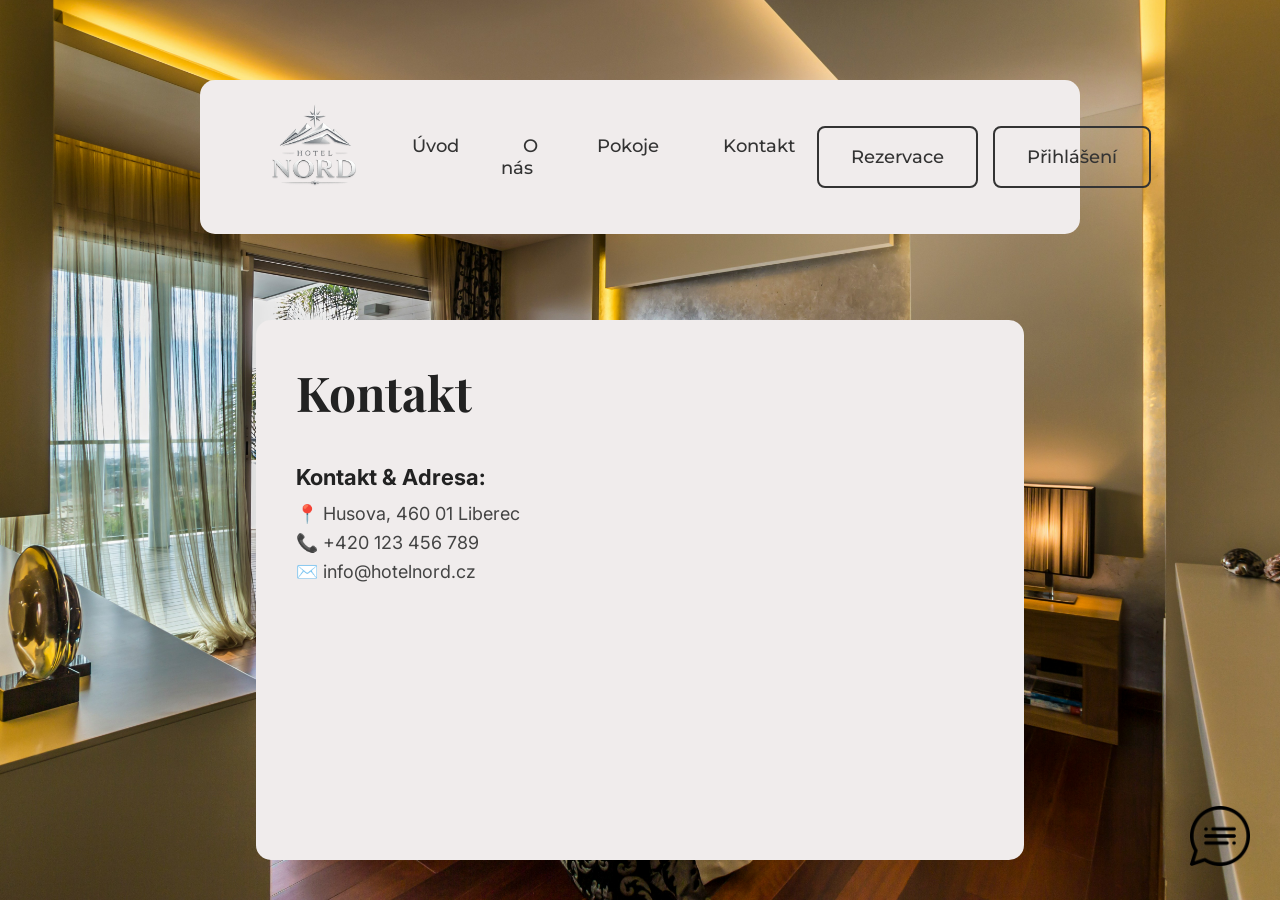
<file: kontakt.html>
<!DOCTYPE html>
<html lang="cs">
<head>
    <meta charset="UTF-8">
    <meta name="viewport" content="width=device-width, initial-scale=1.0">
    <meta http-equiv="X-UA-Compatible" content="ie=edge">
    
    <title>Hotel Nord - Kontakt</title>

    <link rel="preconnect" href="https://fonts.googleapis.com">
    <link rel="preconnect" href="https://fonts.gstatic.com" crossorigin>
    <link href="https://fonts.googleapis.com/css2?family=Inter:wght@400&family=Montserrat:wght@500;600&family=Playfair+Display:ital,wght@0,700;1,700&display=swap" rel="stylesheet">

    <link rel="stylesheet" href="css/style.css">
    <link rel="stylesheet" href="css/typography.css">
</head>
<body>
    <main class="main">
        <nav class="menu-wrapper">
            <div class="menu-container">
                <div class="logo">
                    <img src="img/logo/logo_transparent.png" alt="">
                </div>
                <ul class="odkazy">
                <li><a href="index.html">Úvod</a></li>
                <li><a href="o-nas.html">O nás</a></li>
                <li><a href="pokoje.html">Pokoje</a></li>
                <li><a href="kontakt.html">Kontakt</a></li>
            </ul>
            <div class="menu-right-buttons">
                <a href="rezervace.html" class="btn-outline">Rezervace</a>
                <a href="prihlaseni.html" class="btn-outline">Přihlášení</a>
            </div>
            </div>
            
        </nav>
        <div class="content-background">
            <div class="content">
                <h1>Kontakt</h1>
                <div class="contact-info">
                    <h2>Kontakt & Adresa:</h2>
                    <p>📍 Husova, 460 01 Liberec<br>
                    📞 +420 123 456 789<br>
                    ✉️ info@hotelnord.cz</p>
                </div>
            </div>
            
        </div>
        
    <div class="chatbot-window">
        <div class="chatbot-header">NordBot</div>
        <div class="chatbot-body" id="chat-history">
        </div>
        <div class="chatbot-input">
            <input type="text" id="user-input" placeholder="Napište zprávu...">
            <button id="send-btn">Odeslat</button>
        </div>
    </div>
    
    <div class="chatbot-ikona">
    <img src="img/icons/speech-bubble.png" alt="NordBot">
    </div>
    </main>

    <script src="script.js"></script>
</body>
</html>
</file>
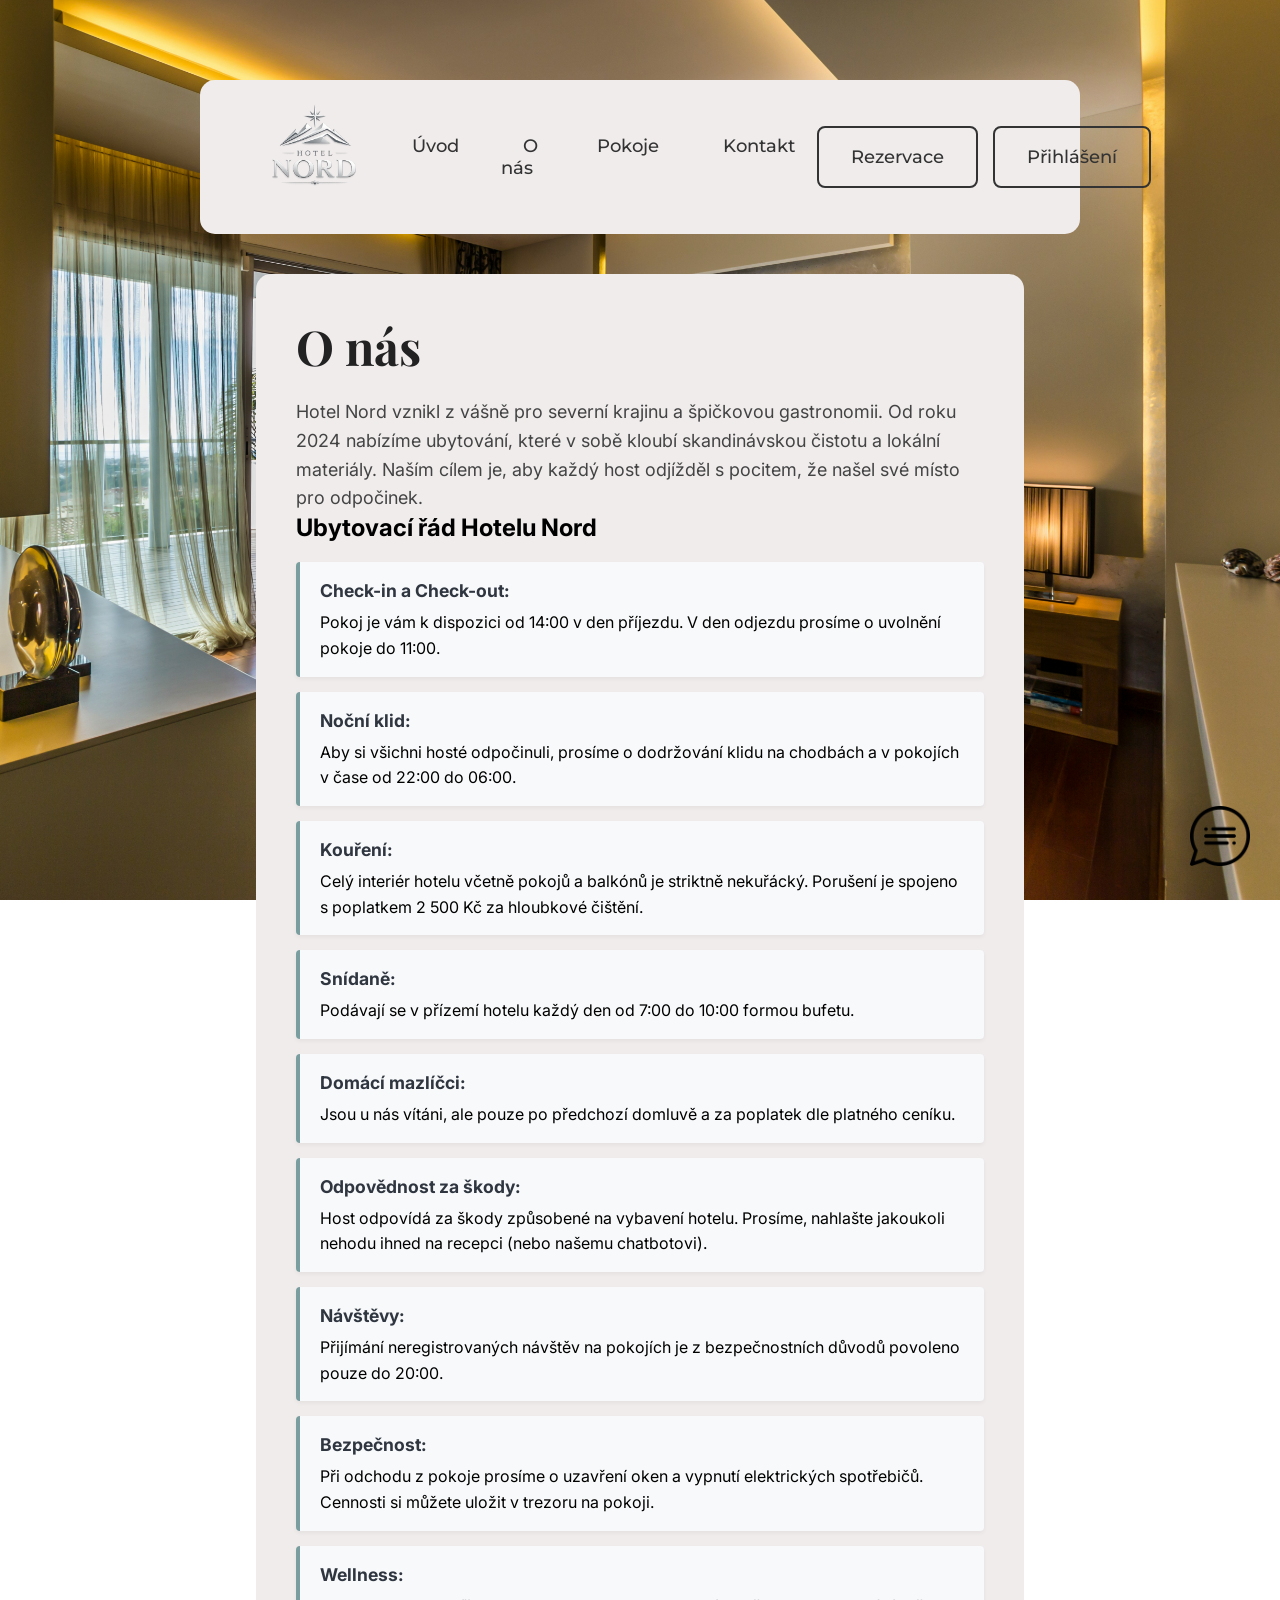
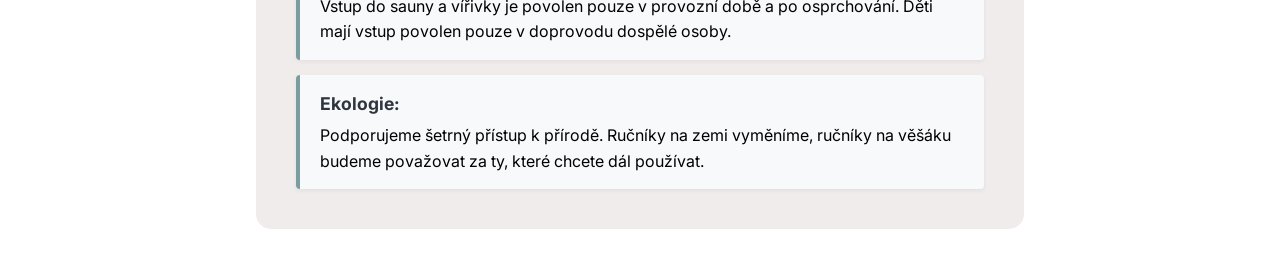
<file: o-nas.html>
<!DOCTYPE html>
<html lang="cs">
<head>
    <meta charset="UTF-8">
    <meta name="viewport" content="width=device-width, initial-scale=1.0">
    <meta http-equiv="X-UA-Compatible" content="ie=edge">
    
    <title>Hotel Nord - O nás</title>

    <link rel="preconnect" href="https://fonts.googleapis.com">
    <link rel="preconnect" href="https://fonts.gstatic.com" crossorigin>
    <link href="https://fonts.googleapis.com/css2?family=Inter:wght@400&family=Montserrat:wght@500;600&family=Playfair+Display:ital,wght@0,700;1,700&display=swap" rel="stylesheet">

    <link rel="stylesheet" href="css/style.css">
    <link rel="stylesheet" href="css/typography.css">
    <style>
        .rules-list {
            list-style: none; /* Skryje ošklivé výchozí tečky */
            padding: 0;
            margin-top: 20px;
            display: flex;
            flex-direction: column;
            gap: 15px; /* Mezera mezi jednotlivými pravidly */
        }
        .rules-list li {
            background-color: #f8f9fa; /* Jemně šedivé pozadí */
            padding: 15px 20px;
            border-left: 4px solid #7a9e9f; /* Severská modrozelená linka vlevo */
            border-radius: 4px;
            box-shadow: 0 2px 4px rgba(0,0,0,0.05); /* Lehký stín */
            line-height: 1.6;
        }
        .rules-list li strong {
            display: block; /* Hodí nadpis na samostatný řádek */
            color: #2f3640;
            font-size: 1.1em;
            margin-bottom: 5px;
        }
    </style>
</head>
<body>
    <main class="main">
        <nav class="menu-wrapper">
            <div class="menu-container">
                <div class="logo">
                    <img src="img/logo/logo_transparent.png" alt="">
                </div>
                <ul class="odkazy">
                <li><a href="index.html">Úvod</a></li>
                <li><a href="o-nas.html">O nás</a></li>
                <li><a href="pokoje.html">Pokoje</a></li>
                <li><a href="kontakt.html">Kontakt</a></li>
            </ul>
            <div class="menu-right-buttons">
                <a href="rezervace.html" class="btn-outline">Rezervace</a>
                <a href="prihlaseni.html" class="btn-outline">Přihlášení</a>
            </div>
            </div>
            
        </nav>
        <div class="content-background">
            <div class="content">
                <h1>O nás</h1>
                <p>Hotel Nord vznikl z vášně pro severní krajinu a špičkovou gastronomii. Od roku 2024 nabízíme ubytování, které v sobě kloubí skandinávskou čistotu a lokální materiály. Naším cílem je, aby každý host odjížděl s pocitem, že našel své místo pro odpočinek.</p>

                <h2>Ubytovací řád Hotelu Nord</h2>
                <ul class="rules-list">
                    <li><strong>Check-in a Check-out:</strong> Pokoj je vám k dispozici od 14:00 v den příjezdu. V den odjezdu prosíme o uvolnění pokoje do 11:00.</li>
                    <li><strong>Noční klid:</strong> Aby si všichni hosté odpočinuli, prosíme o dodržování klidu na chodbách a v pokojích v čase od 22:00 do 06:00.</li>
                    <li><strong>Kouření:</strong> Celý interiér hotelu včetně pokojů a balkónů je striktně nekuřácký. Porušení je spojeno s poplatkem 2 500 Kč za hloubkové čištění.</li>
                    <li><strong>Snídaně:</strong> Podávají se v přízemí hotelu každý den od 7:00 do 10:00 formou bufetu.</li>
                    <li><strong>Domácí mazlíčci:</strong> Jsou u nás vítáni, ale pouze po předchozí domluvě a za poplatek dle platného ceníku.</li>
                    <li><strong>Odpovědnost za škody:</strong> Host odpovídá za škody způsobené na vybavení hotelu. Prosíme, nahlašte jakoukoli nehodu ihned na recepci (nebo našemu chatbotovi).</li>
                    <li><strong>Návštěvy:</strong> Přijímání neregistrovaných návštěv na pokojích je z bezpečnostních důvodů povoleno pouze do 20:00.</li>
                    <li><strong>Bezpečnost:</strong> Při odchodu z pokoje prosíme o uzavření oken a vypnutí elektrických spotřebičů. Cennosti si můžete uložit v trezoru na pokoji.</li>
                    <li><strong>Wellness:</strong> Vstup do sauny a vířivky je povolen pouze v provozní době a po osprchování. Děti mají vstup povolen pouze v doprovodu dospělé osoby.</li>
                    <li><strong>Ekologie:</strong> Podporujeme šetrný přístup k přírodě. Ručníky na zemi vyměníme, ručníky na věšáku budeme považovat za ty, které chcete dál používat.</li>
                </ul>
            </div>
            
        </div>
        
    <div class="chatbot-window">
        <div class="chatbot-header">NordBot</div>
        <div class="chatbot-body" id="chat-history">
        </div>
        <div class="chatbot-input">
            <input type="text" id="user-input" placeholder="Napište zprávu...">
            <button id="send-btn">Odeslat</button>
        </div>
    </div>
    
    <div class="chatbot-ikona">
    <img src="img/icons/speech-bubble.png" alt="NordBot">
    </div>
    </main>

    <script src="script.js"></script>
</body>
</html>
</file>
<file: css/style.css>
* { margin: 0; padding: 0; box-sizing: border-box; }

body {
    font-family: 'Inter', sans-serif; background-color: #fff;
    background-image: url('../img/hlavni.jpg');
    background-size: cover;
    background-repeat: no-repeat;
    min-height: 100vh;
    background-attachment: fixed;
    background-position: center;
    display: flex;
    flex-direction: column;
    justify-content: space-between;
    align-items: center;
    
}

.main {
    display: flex;
    flex-direction: column;
    justify-content: space-between;
    width: 100%;
    min-height: 100vh;
}

.menu-container {
    display: flex;
    flex-direction: row;
    justify-content: space-between;
    align-items: center;
    background-color: rgb(240, 236, 236);
    margin: 80px 200px 0;
    padding: 0 40px;
    border-radius: 15px;
}

.odkazy {
    display: flex;
    list-style: none;
    gap: 20px;
}

.odkazy a {
    text-decoration: none;
    color: #333;
    font-family: 'Montserrat', sans-serif;
    font-weight: 500;
    font-size: 18px;
    padding: 14px 22px;
    border-radius: 8px;
    transition: background-color 0.2s ease, color 0.2s ease;
}

.odkazy a:hover {
    background-color: #e0e0e0;
    color: #000;
}

.menu-right-buttons {
    display: flex;
    gap: 15px;
}

.btn-outline {
    text-decoration: none;
    color: #333;
    font-family: 'Montserrat', sans-serif;
    font-weight: 500;
    font-size: 18px;
    padding: 18px 32px;
    border-radius: 8px;
    border: 2px solid #333;
    transition: background-color 0.2s ease, color 0.2s ease;
}

.btn-outline:hover {
    background-color: #333;
    color: #fff;
}

.logo img {
    height: 150px;
}

.content-background {
    background: rgb(240, 236, 236);
    width: 60%;
    margin: 40px auto 40px;
    padding: 40px;
    border-radius: 15px;
    min-height: 60vh;
}

.content h1 {
    margin-bottom: 20px;
}

.content p {
    font-family: 'Inter', sans-serif;
    font-size: 18px;
    line-height: 1.6;
    color: #444;
}

.contact-info {
    margin-top: 40px;
}

.contact-info h2 {
    font-family: 'Inter', sans-serif;
    font-size: 22px;
    margin-bottom: 10px;
    color: #222;
}

.room {
    display: flex;
    align-items: center;
    gap: 20px;
    margin-bottom: 30px;
}

.room img {
    width: 375px;
    height: 375px;
    object-fit: cover;
    border-radius: 10px;
    margin-bottom: 10px;
    flex-shrink: 0;
    background-color: #d3d3d3;
}

.addons-block {
    margin-top: 40px;
    padding-top: 20px;
    border-top: 2px solid #ccc;
}

.addons-block h2 {
    font-family: 'Inter', sans-serif;
    font-size: 22px;
    margin-bottom: 15px;
    color: #222;
}

.addons-block ul li {
    font-family: 'Inter', sans-serif;
    font-size: 18px;
    line-height: 1.6;
    color: #444;
    margin-bottom: 8px;
    list-style-position: inside;
}

.form-block {
    margin-bottom: 30px;
}

.auth-forms hr {
    margin: 30px 0;
    border: 1px solid #ccc;
}

.form-block form, .rezervace-form {
    display: flex;
    flex-direction: column;
    gap: 10px;
    max-width: 400px;
    margin-top: 15px;
}

.form-block input, .rezervace-form select, .rezervace-form input {
    padding: 12px;
    border: 1px solid #ccc;
    border-radius: 8px;
    font-family: 'Inter', sans-serif;
    font-size: 16px;
}

.rezervace-tabulka {
    width: 100%;
    border-collapse: collapse;
    margin-top: 20px;
    font-family: 'Inter', sans-serif;
}

.rezervace-tabulka th, .rezervace-tabulka td {
    border: 1px solid #ccc;
    padding: 12px;
    text-align: left;
}

.rezervace-tabulka th {
    background-color: #e0e0e0;
}

.chatbot-ikona {
    position: fixed;
    right: 30px;
    bottom: 30px;
    z-index: 1000;
    cursor: pointer;
    transition: transform 0.3s ease;
}

.chatbot-ikona:hover {
    transform: scale(1.1);
}

.chatbot-ikona img {
    width: 60px;
    filter: drop-shadow(0 5px 15px rgba(0,0,0,0.2));
}

.chatbot-window {
    position: fixed;
    right: 30px;
    bottom: 110px;
    width: 350px;
    height: 450px;
    background-color: #fff;
    border-radius: 15px;
    box-shadow: 0 5px 25px rgba(0,0,0,0.2);
    z-index: 1000;
    display: none; 
    flex-direction: column;
    overflow: hidden;
}

.chatbot-header {
    background-color: #333;
    color: #fff;
    padding: 15px;
    font-family: 'Montserrat', sans-serif;
    font-weight: 600;
    text-align: center;
}

.chatbot-body {
    padding: 20px;
    flex-grow: 1;
    font-family: 'Inter', sans-serif;
    color: #444;
}

#chat-history {
    overflow-y: auto;
    display: flex;
    flex-direction: column;
    gap: 12px;
}

.chat-message {
    max-width: 85%;
    padding: 10px 14px;
    padding: 12px 15px;
    border-radius: 18px;
    font-size: 14px;
    line-height: 1.4;
    word-wrap: break-word;
    word-break: break-word;
    overflow-wrap: anywhere;
}

.chat-message ul,
.chat-message ol {
    padding-left: 20px;
    margin-top: 10px;
    margin-bottom: 10px;
}

.user-message {
    align-self: flex-end;
    background-color: #007BFF;
    color: #fff;
    border-bottom-right-radius: 4px;
}

.bot-message {
    align-self: flex-start;
    background-color: #E9ECEF;
    color: #333;
    border-bottom-left-radius: 4px;
}

.chatbot-input {
    display: flex;
    padding: 15px;
    border-top: 1px solid #eee;
    background-color: #fafafa;
}

#user-input {
    flex-grow: 1;
    padding: 10px;
    border: 1px solid #ccc;
    border-radius: 5px;
    font-family: 'Inter', sans-serif;
}

#send-btn {
    margin-left: 10px;
    padding: 10px 15px;
    background-color: #333;
    color: white;
    border: none;
    border-radius: 5px;
    cursor: pointer;
    font-family: 'Montserrat', sans-serif;
    font-weight: 500;
    transition: background-color 0.2s ease;
}

#send-btn:hover {
    background-color: #555;
}
</file>
<file: css/typography.css>
h1 {
    font-family: 'Playfair Display', serif;
    font-size: 3rem;
    color: #222;
}

p {
    font-family: 'Inter', sans-serif;
    line-height: 1.6;
    color: #444;
}
</file>
